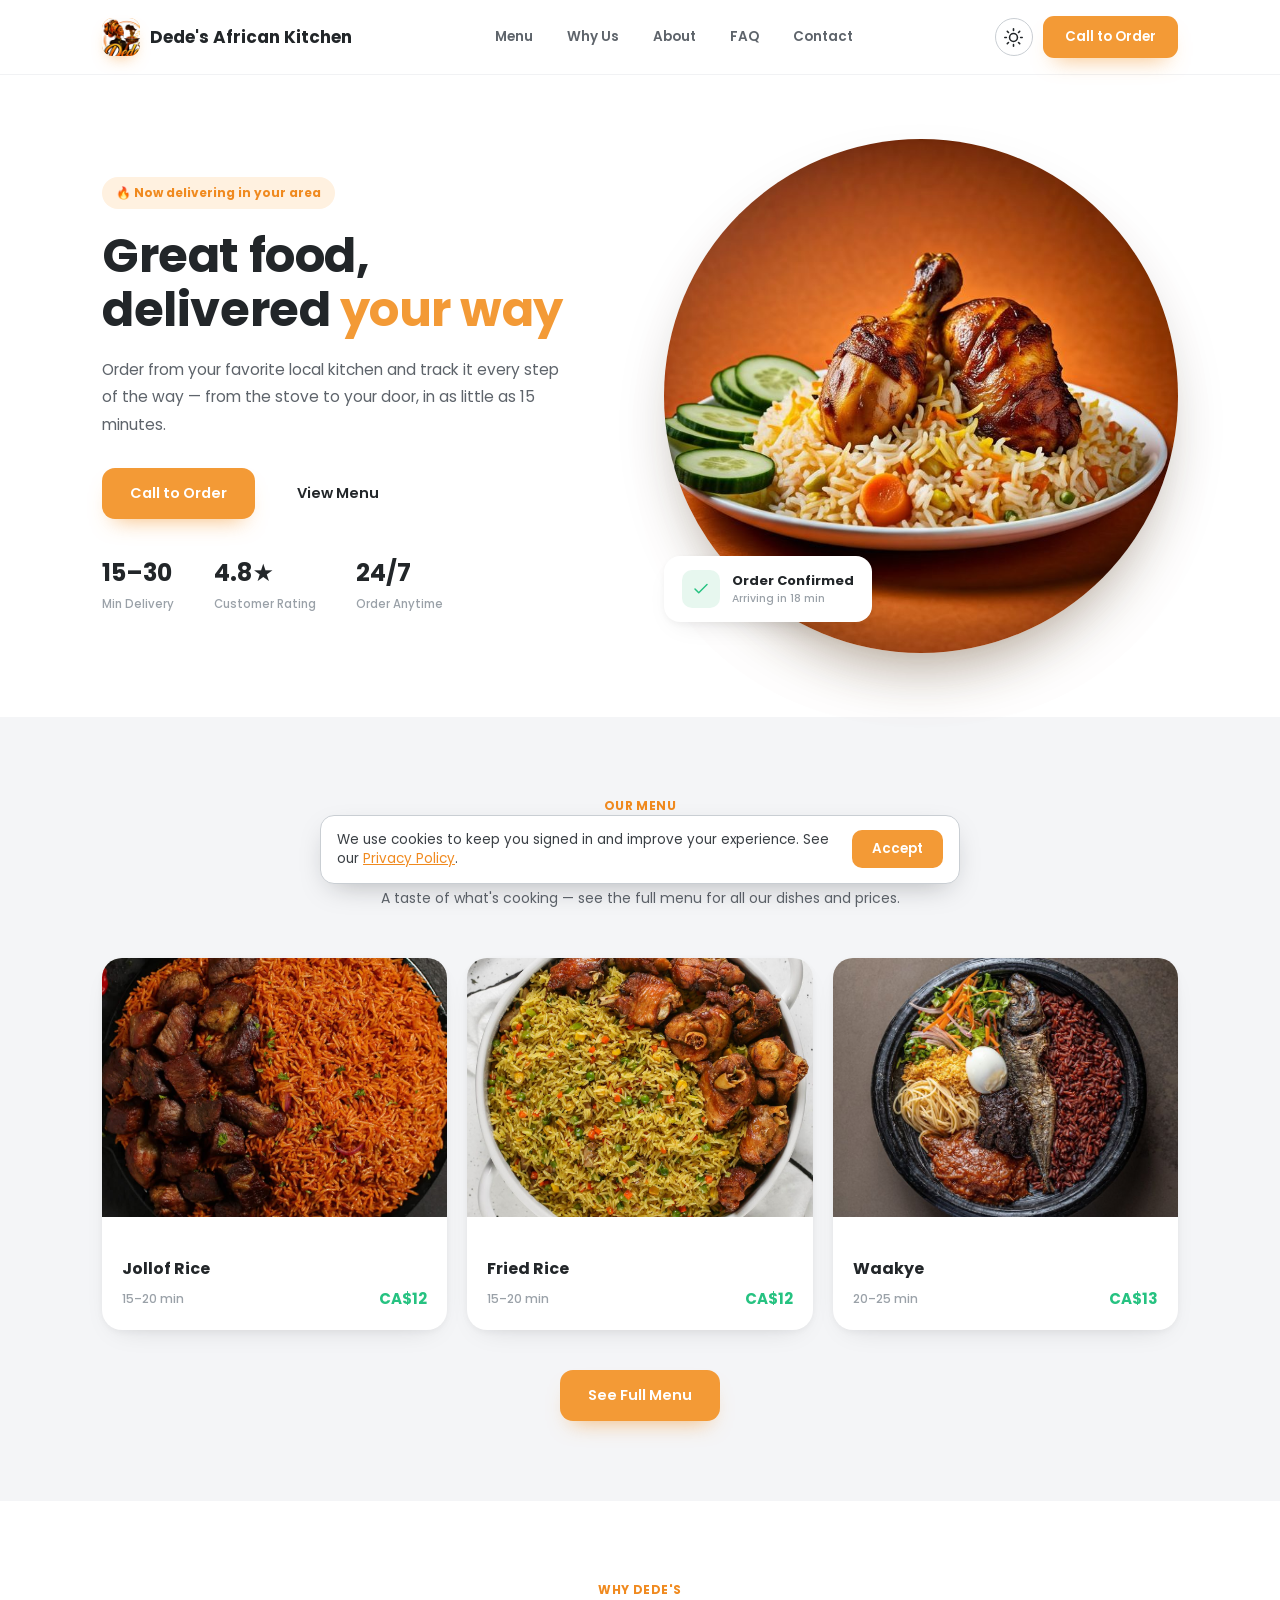
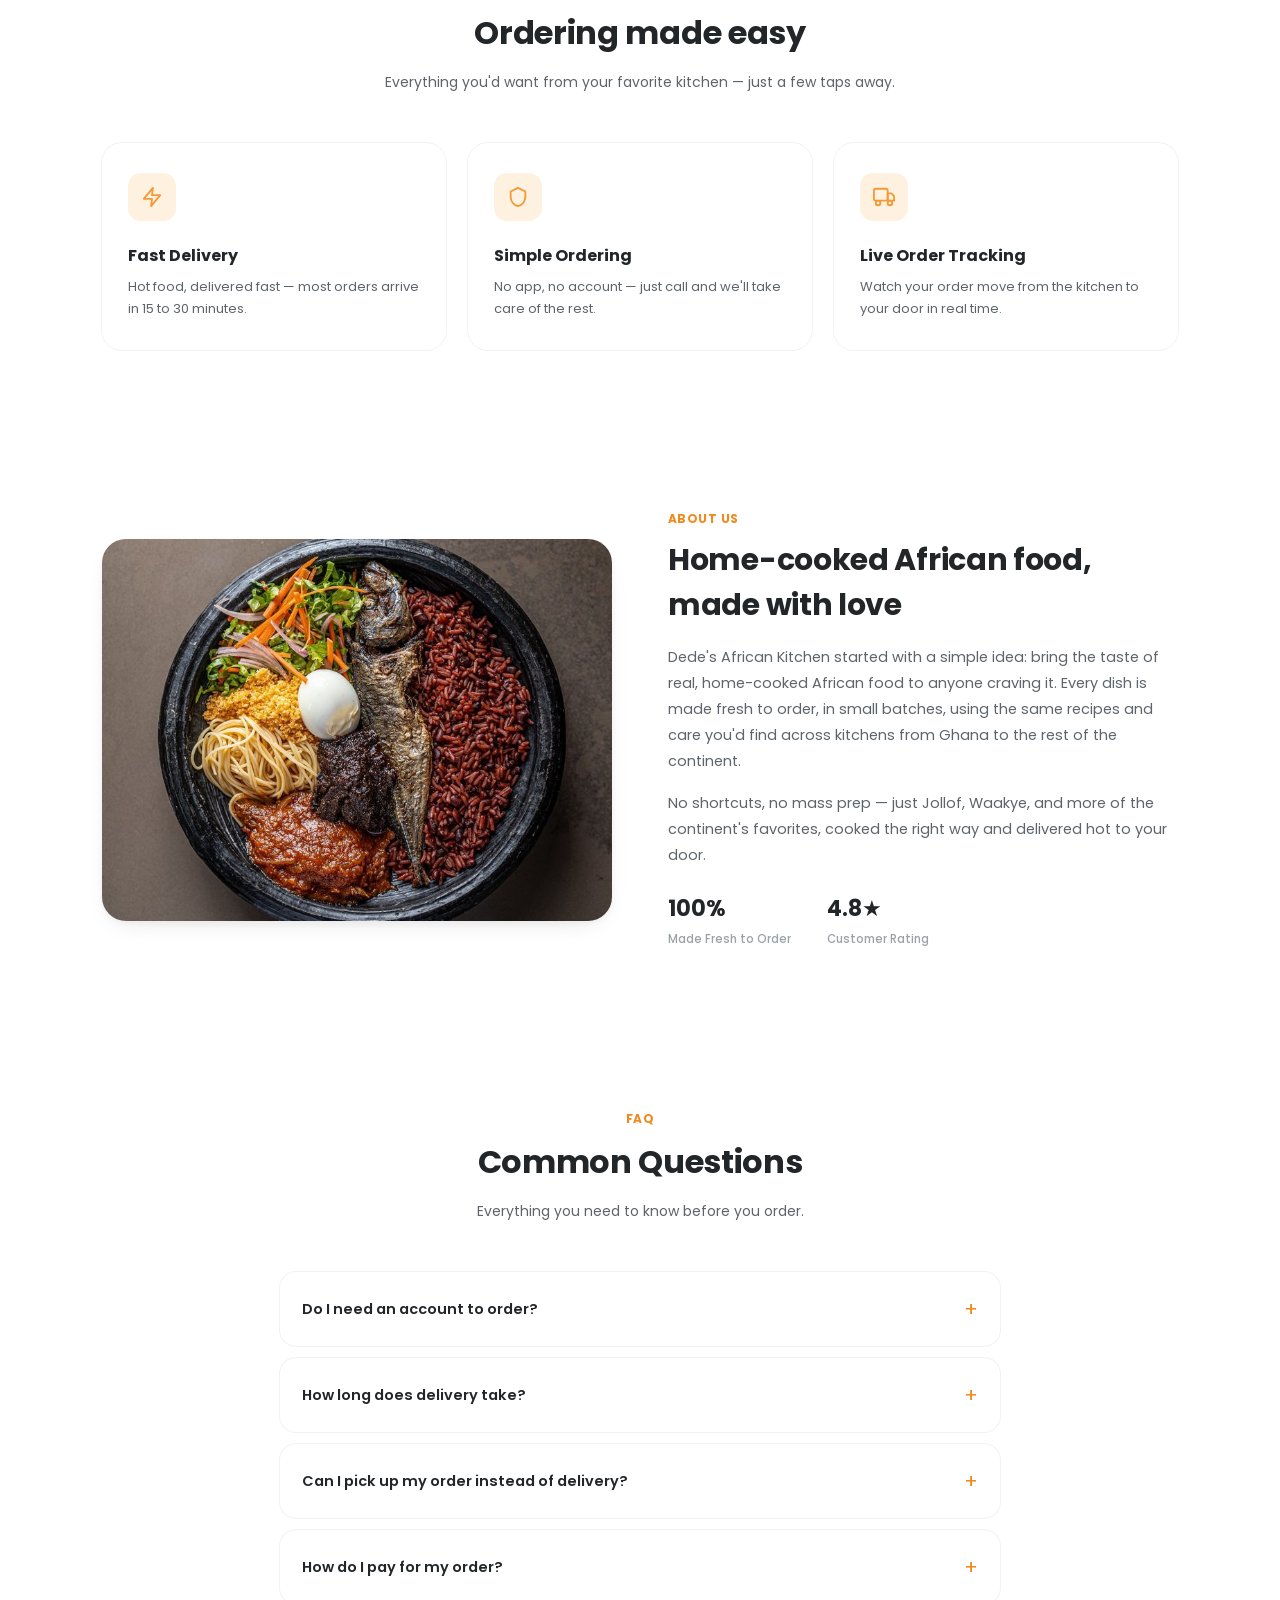
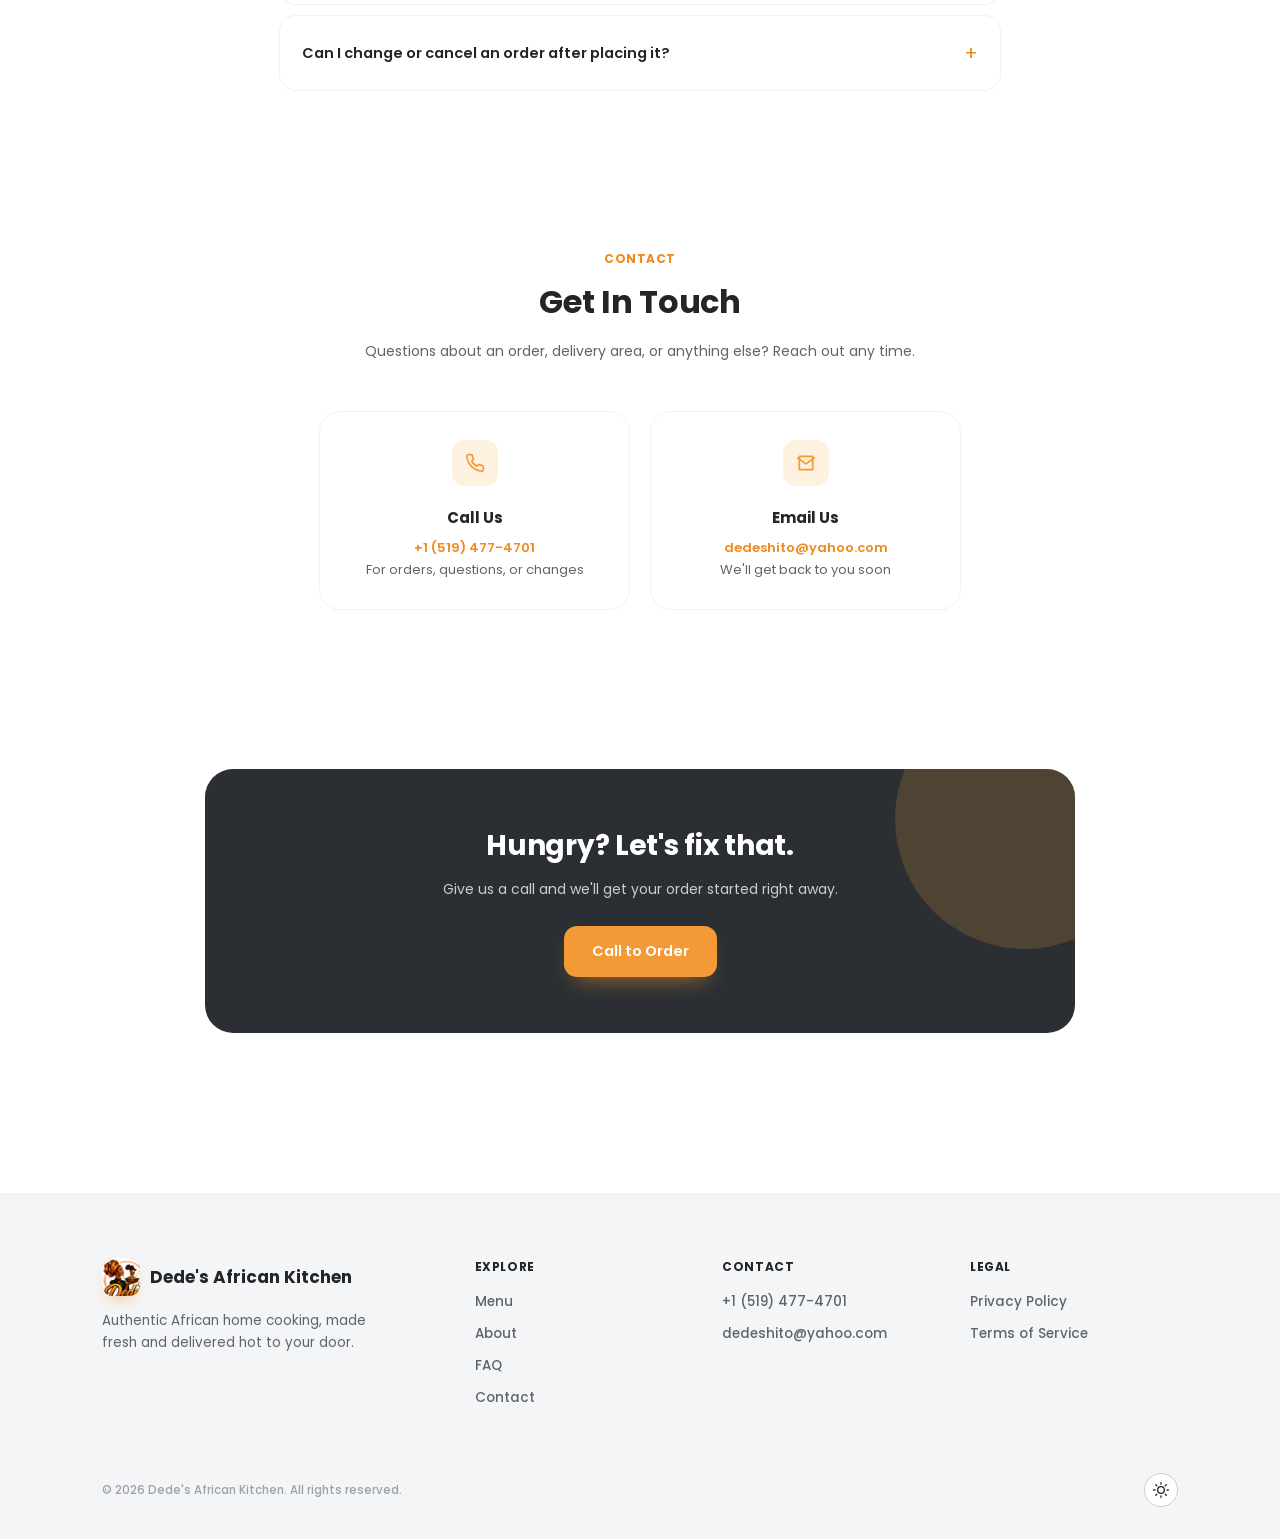
<file: index.html>
<!doctype html>
<html lang="en">
<head>
<meta charset="utf-8" />
<script src="js/theme.js"></script>
<title>Dede's African Kitchen — Great Food, Delivered</title>
<meta name="viewport" content="width=device-width, initial-scale=1, maximum-scale=1" />
<link rel="icon" type="image/png" href="favicon-32.png" />
<link rel="apple-touch-icon" href="favicon-180.png" />
<link rel="preconnect" href="https://fonts.googleapis.com">
<link rel="preconnect" href="https://fonts.gstatic.com" crossorigin>
<link href="https://fonts.googleapis.com/css2?family=Poppins:wght@400;500;600;700;800&display=swap" rel="stylesheet">
<link rel="stylesheet" href="css/common.css">
<style>
  :root{
    --orange:#F39A36;
    --orange-2:#F08A1F;
    --ink:#222629;
    --ink-soft:#3a3f44;
    --muted:#9aa1a8;
    --muted-2:#c9ced3;
    --muted-3:#5e646b;
    --bg:#f4f5f7;
    --card:#ffffff;
    --green:#26C281;
    --chip:#f1f2f4;
    --shadow-card: 0 10px 30px -16px rgba(20,24,28,.18), 0 2px 6px rgba(20,24,28,.04);
    --shadow-soft: 0 8px 22px -14px rgba(20,24,28,.25);
  }
  [data-theme="dark"]{
    --ink:#F2F3F4;
    --ink-soft:#c7cbcf;
    --muted:#9aa1a8;
    --muted-2:#3a3f44;
    --muted-3:#9aa1a8;
    --bg:#121316;
    --card:#1c1e22;
    --chip:#2a2d32;
    --page-bg:#0d0e10;
    --nav-bg:rgba(18,19,22,.85);
  }
  *{box-sizing:border-box}
  html{scroll-behavior:smooth}
  html,body{margin:0;padding:0;background:var(--page-bg,#fff);font-family:'Poppins',system-ui,sans-serif;color:var(--ink);-webkit-font-smoothing:antialiased}
  button{font-family:inherit;border:0;background:none;cursor:pointer;color:inherit}
  a{text-decoration:none;color:inherit}
  img{display:block;max-width:100%}
  section{padding:80px 8vw}
  h1,h2,h3{letter-spacing:-.01em;margin:0}

  /* ---------- Nav ---------- */
  .nav{
    position:sticky;top:0;z-index:50;background:var(--nav-bg,rgba(255,255,255,.85));backdrop-filter:blur(10px);
    display:flex;align-items:center;justify-content:space-between;
    padding:16px 8vw;border-bottom:1px solid var(--chip);
  }
  .brand{display:flex;align-items:center;gap:10px;font-size:17px;font-weight:700}
  .brand .logo{
    width:38px;height:38px;border-radius:11px;background:var(--orange);
    display:grid;place-items:center;color:#fff;flex-shrink:0;
    box-shadow:0 8px 16px -8px rgba(243,154,54,.7);overflow:hidden;
  }
  .brand .logo svg{width:19px;height:19px}
  .brand .logo img{width:100%;height:100%;object-fit:cover}
  .nav-links{display:flex;gap:34px;font-size:13.5px;font-weight:600;color:var(--muted-3)}
  .nav-links a:hover{color:var(--ink)}
  .nav-cta{display:flex;align-items:center;gap:10px}
  .btn{
    padding:11px 22px;border-radius:11px;font-weight:600;font-size:13.5px;white-space:nowrap;
    transition:all .15s ease;display:inline-flex;align-items:center;gap:8px;
  }
  .btn-primary{background:var(--orange);color:#fff;box-shadow:0 12px 22px -12px rgba(243,154,54,.7)}
  .btn-primary:hover{background:var(--orange-2);transform:translateY(-1px)}
  .btn-ghost{color:var(--ink);font-weight:600}
  .btn-ghost:hover{color:var(--orange)}
  @media(max-width:760px){ .nav-links{display:none} .call-cta{display:none} }
  @media(max-width:420px){ .nav-cta .btn{padding:9px 14px;font-size:12px} }

  /* ---------- Mobile drawer menu ---------- */
  .menu-toggle{
    display:none;position:relative;width:38px;height:38px;border-radius:11px;
    background:var(--chip);align-items:center;justify-content:center;flex-direction:column;gap:5px;
    cursor:pointer;transition:background .15s ease;flex-shrink:0;
  }
  .menu-toggle:hover{background:var(--muted-2)}
  .menu-toggle span{width:16px;height:2px;border-radius:99px;background:var(--muted-3);transition:transform 200ms ease,opacity 200ms ease}
  .menu-toggle.is-open span:nth-child(1){transform:translateY(6.5px) rotate(45deg)}
  .menu-toggle.is-open span:nth-child(2){opacity:0}
  .menu-toggle.is-open span:nth-child(3){transform:translateY(-6.5px) rotate(-45deg)}
  @media(max-width:760px){ .menu-toggle{display:flex} }

  .menu-overlay{display:none;position:fixed;inset:0;background:rgba(20,24,28,.45);backdrop-filter:blur(4px);opacity:0;pointer-events:none;transition:opacity 280ms ease;z-index:90;border:none;padding:0}
  body.menu-open .menu-overlay{display:block;opacity:1;pointer-events:auto}

  .mobile-drawer{
    display:none;grid-template-rows:auto 1fr auto auto;position:fixed;top:.85rem;right:.85rem;bottom:.85rem;
    width:min(86vw,360px);border-radius:28px 0 0 28px;background:var(--card,#fff);
    box-shadow:0 28px 70px -20px rgba(20,24,28,.45);overflow:hidden;
    transform:translateX(calc(100% + 1.2rem));opacity:0;pointer-events:none;
    transition:transform 420ms cubic-bezier(.18,.95,.24,1.08),opacity 220ms ease;z-index:95;
  }
  body.menu-open .mobile-drawer{display:grid;transform:translateX(0);opacity:1;pointer-events:auto}

  .mobile-drawer-header{position:relative;padding:1.4rem 1.4rem 1.55rem;background:linear-gradient(135deg,var(--orange) 0%,var(--orange-2) 100%);color:#fff}
  .mobile-drawer-brand{position:relative;z-index:1;display:grid;justify-items:center;gap:.7rem;text-align:center}
  .mobile-drawer-brand .brand-mark{width:52px;height:52px;border-radius:999px;background:rgba(255,255,255,.2);border:1px solid rgba(255,255,255,.3);display:grid;place-items:center;overflow:hidden}
  .mobile-drawer-brand .brand-mark img{width:100%;height:100%;object-fit:cover}
  .mobile-drawer-brand .brand-name{font-size:15.5px;font-weight:700;letter-spacing:-.01em}
  .mobile-drawer-brand p{margin:0;font-size:12px;color:rgba(255,255,255,.85)}

  .mobile-drawer-body{padding:1rem 1rem .5rem;overflow-y:auto}
  .mobile-drawer-list{display:grid;gap:.65rem}
  .mobile-drawer-item{display:grid;grid-template-columns:2.6rem minmax(0,1fr);gap:.85rem;align-items:center;padding:.85rem;border-radius:18px;background:var(--bg);text-decoration:none;transition:transform 180ms ease,background 180ms ease}
  .mobile-drawer-item:hover,.mobile-drawer-item:focus-visible{transform:translateX(-3px);background:var(--chip);outline:none}
  .mobile-drawer-icon{width:2.6rem;height:2.6rem;border-radius:14px;display:grid;place-items:center;background:#FFF1E0;color:var(--orange)}
  .mobile-drawer-icon svg{width:18px;height:18px}
  .mobile-drawer-copy strong{display:block;font-size:14.5px;color:var(--ink);font-weight:700}
  .mobile-drawer-copy span{display:block;margin-top:.15rem;font-size:12px;line-height:1.45;color:var(--muted-3)}

  .mobile-drawer-cta{padding:.9rem 1rem .4rem}
  .mobile-drawer-cta .btn-primary{display:block;text-align:center;padding:.85rem;border-radius:14px;font-weight:600;font-size:14.5px;text-decoration:none;background:var(--orange);color:#fff}

  .mobile-drawer-footer{display:flex;justify-content:center;gap:1rem;padding:.7rem 1rem 1.1rem;font-size:11.5px}
  .mobile-drawer-footer a{color:var(--muted-3);text-decoration:none}
  .mobile-drawer-footer a:hover{color:var(--orange)}

  body.menu-open{overflow:hidden}
  @media(min-width:761px){ .menu-overlay,.mobile-drawer{display:none !important} }

  /* ---------- Hero ---------- */
  .hero{
    display:grid;grid-template-columns:1fr 1fr;gap:48px;align-items:center;
    padding-top:64px;padding-bottom:64px;
  }
  .hero-copy .eyebrow{
    display:inline-flex;align-items:center;gap:8px;background:#FFF1E0;color:var(--orange-2);
    font-size:12px;font-weight:700;padding:7px 14px;border-radius:99px;margin-bottom:20px;
  }
  .hero-copy h1{font-size:48px;line-height:1.12;font-weight:700;margin-bottom:20px}
  .hero-copy h1 span{color:var(--orange)}
  .hero-copy p{font-size:15.5px;line-height:1.75;color:var(--muted-3);max-width:460px;margin-bottom:30px}
  .hero-ctas{display:flex;gap:14px;margin-bottom:36px}
  .btn-lg{padding:15px 28px;font-size:14.5px;border-radius:13px}
  .hero-stats{display:flex;gap:40px}
  .hero-stats .stat b{display:block;font-size:24px;font-weight:700}
  .hero-stats .stat span{font-size:11.5px;color:var(--muted);font-weight:500}

  .hero-art{position:relative}
  .hero-art .ring{
    position:absolute;inset:6%;border-radius:50%;
    background:linear-gradient(135deg,#F8A640,#F08A1F);
    box-shadow:0 40px 80px -30px rgba(243,154,54,.55);
  }
  .hero-art img{
    position:relative;width:100%;aspect-ratio:1/1;object-fit:cover;border-radius:50%;
    box-shadow:0 30px 60px -20px rgba(20,24,28,.35);
  }
  .hero-art .badge{
    position:absolute;bottom:6%;left:0;background:var(--card,#fff);border-radius:16px;padding:14px 18px;
    box-shadow:var(--shadow-card);display:flex;align-items:center;gap:12px;font-size:13px;font-weight:700;
  }
  .hero-art .badge .ic{width:38px;height:38px;border-radius:10px;background:#e7f7ef;color:var(--green);display:grid;place-items:center}
  .hero-art .badge small{display:block;font-size:10.5px;color:var(--muted);font-weight:500}

  @media(max-width:900px){
    .hero{grid-template-columns:1fr;padding-top:36px}
    .hero-copy h1{font-size:34px}
    .hero-art{order:-1;max-width:320px;margin:0 auto}
  }

  /* ---------- Section heads ---------- */
  .sec-head{text-align:center;max-width:560px;margin:0 auto 48px}
  .sec-head .eyebrow{color:var(--orange-2);font-size:12px;font-weight:700;letter-spacing:.04em;text-transform:uppercase;margin-bottom:10px;display:block}
  .sec-head h2{font-size:32px;font-weight:700;margin-bottom:12px}
  .sec-head p{font-size:14px;color:var(--muted-3);line-height:1.7}

  /* ---------- Menu highlights ---------- */
  .menu-section{background:var(--bg)}
  .dish-grid{display:grid;grid-template-columns:repeat(3,1fr);gap:20px}
  .dish-card{
    display:block;text-decoration:none;color:inherit;cursor:pointer;
    background:var(--card,#fff);border-radius:20px;box-shadow:var(--shadow-card);overflow:hidden;
    transition:transform .15s ease, box-shadow .15s ease;
  }
  .dish-card:hover{transform:translateY(-4px);box-shadow:0 24px 44px -22px rgba(20,24,28,.28)}
  .dish-card .photo{width:100%;aspect-ratio:4/3;background-size:cover;background-position:center}
  .dish-card .body{padding:18px 20px 20px}
  .dish-card h4{font-size:16px;font-weight:700;margin-bottom:6px}
  .dish-card .meta{display:flex;align-items:center;justify-content:space-between;font-size:12px;color:var(--muted);font-weight:500}
  .dish-card .price{color:var(--green);font-weight:700;font-size:15px}
  .menu-cta{text-align:center;margin-top:40px}

  @media(max-width:900px){ .dish-grid{grid-template-columns:1fr 1fr} }
  @media(max-width:600px){ .dish-grid{grid-template-columns:1fr} }

  /* ---------- Why us ---------- */
  .feature-grid{display:grid;grid-template-columns:repeat(3,1fr);gap:22px}
  .feature-card{padding:30px 26px;border-radius:20px;box-shadow:0 0 0 1px var(--chip)}
  .feature-card .ic{
    width:48px;height:48px;border-radius:13px;background:#FFF1E0;color:var(--orange);
    display:grid;place-items:center;margin-bottom:18px;
  }
  .feature-card .ic svg{width:22px;height:22px}
  .feature-card h4{font-size:16px;font-weight:700;margin-bottom:8px}
  .feature-card p{font-size:13px;color:var(--muted-3);line-height:1.7;margin:0}
  @media(max-width:900px){ .feature-grid{grid-template-columns:1fr} }

  /* ---------- About ---------- */
  .about{display:grid;grid-template-columns:1fr 1fr;gap:56px;align-items:center}
  .about-art{position:relative}
  .about-art img{width:100%;aspect-ratio:4/3;object-fit:cover;border-radius:24px;box-shadow:var(--shadow-card)}
  .about-copy .eyebrow{color:var(--orange-2);font-size:12px;font-weight:700;letter-spacing:.04em;text-transform:uppercase;margin-bottom:10px;display:block}
  .about-copy h2{font-size:30px;font-weight:700;margin-bottom:16px}
  .about-copy p{font-size:14.5px;line-height:1.8;color:var(--muted-3);margin:0 0 16px}
  .about-stats{display:flex;gap:36px;margin-top:24px}
  .about-stats .stat b{display:block;font-size:22px;font-weight:700}
  .about-stats .stat span{font-size:11.5px;color:var(--muted);font-weight:500}
  @media(max-width:900px){
    .about{grid-template-columns:1fr;gap:32px}
    .about-art{order:-1}
  }

  /* ---------- FAQ ---------- */
  .faq-list{max-width:720px;margin:0 auto;display:flex;flex-direction:column;gap:12px}
  .faq-item{background:var(--card,#fff);border-radius:16px;box-shadow:0 0 0 1px var(--chip);padding:4px 22px}
  .faq-item summary{
    padding:18px 0;font-size:14.5px;font-weight:600;cursor:pointer;list-style:none;
    display:flex;align-items:center;justify-content:space-between;gap:12px;
  }
  .faq-item summary::-webkit-details-marker{display:none}
  .faq-item summary::after{
    content:'+';font-size:20px;font-weight:400;color:var(--orange-2);flex-shrink:0;transition:transform .15s ease;
  }
  .faq-item[open] summary::after{transform:rotate(45deg)}
  .faq-item p{margin:0 0 18px;font-size:13.5px;line-height:1.7;color:var(--muted-3)}

  /* ---------- Contact ---------- */
  .contact-grid{display:grid;grid-template-columns:repeat(2,1fr);max-width:640px;margin:0 auto;gap:22px}
  .contact-card{padding:28px 24px;border-radius:20px;box-shadow:0 0 0 1px var(--chip);text-align:center}
  .contact-card .ic{
    width:46px;height:46px;border-radius:13px;background:#FFF1E0;color:var(--orange);
    display:grid;place-items:center;margin:0 auto 16px;
  }
  .contact-card .ic svg{width:20px;height:20px}
  .contact-card h4{font-size:15px;font-weight:700;margin-bottom:8px}
  .contact-card p{font-size:13px;color:var(--muted-3);line-height:1.7;margin:0}
  .contact-card a{color:var(--orange-2);font-weight:600}
  @media(max-width:900px){ .contact-grid{grid-template-columns:1fr} }

  /* ---------- CTA banner ---------- */
  .cta-banner{
    margin:0 8vw 0;border-radius:28px;background:#2b2f33;color:#fff;
    padding:56px 48px;text-align:center;position:relative;overflow:hidden;
  }
  .cta-banner::before{content:'';position:absolute;right:-80px;top:-80px;width:260px;height:260px;border-radius:50%;background:rgba(243,154,54,.18)}
  .cta-banner h2{position:relative;z-index:1;font-size:28px;font-weight:700;margin-bottom:12px}
  .cta-banner p{position:relative;z-index:1;color:#c9ced3;font-size:14px;margin:0 0 26px}
  .cta-banner .btn{position:relative;z-index:1}

  /* ---------- Footer ---------- */
  footer{padding:64px 8vw 32px;border-top:1px solid var(--chip);margin-top:80px;background:var(--bg)}
  .foot-grid{display:grid;grid-template-columns:1.6fr 1fr 1fr 1fr;gap:40px;margin-bottom:40px}
  .foot-brand .brand{margin-bottom:14px}
  .foot-tagline{font-size:13.5px;color:var(--muted-3);line-height:1.65;max-width:280px;margin:0}
  .foot-col{display:flex;flex-direction:column;gap:12px}
  .foot-col h5{font-size:12px;font-weight:700;text-transform:uppercase;letter-spacing:.05em;color:var(--ink);margin:0 0 4px}
  .foot-col a{font-size:13.5px;font-weight:500;color:var(--muted-3);text-decoration:none;transition:color .15s}
  .foot-col a:hover{color:var(--orange)}
  .foot-bottom{padding-top:24px;border-top:1px solid var(--chip);display:flex;align-items:center;justify-content:space-between;flex-wrap:wrap;gap:12px}
  .foot-bottom .copyright{font-size:11.5px;color:var(--muted);font-weight:500}
  .foot-bottom .theme-toggle{width:34px;height:34px}
  .foot-bottom .theme-toggle svg{width:16px;height:16px}
  @media(max-width:760px){
    .foot-grid{grid-template-columns:1fr 1fr;gap:32px 24px}
    .foot-brand{grid-column:1/-1}
  }
  @media(max-width:480px){
    .foot-grid{grid-template-columns:1fr;gap:28px}
  }
</style>
</head>
<body>

<nav class="nav">
  <div class="brand">
    <div class="logo"><img src="favicon-180.png" alt="Dede's African Kitchen" /></div>
    <span class="brand-full">Dede's African Kitchen</span><span class="brand-short">D.A.K</span>
  </div>
  <div class="nav-links">
    <a href="menu.html">Menu</a>
    <a href="#why-us">Why Us</a>
    <a href="#about">About</a>
    <a href="#faq">FAQ</a>
    <a href="#contact">Contact</a>
  </div>
  <div class="nav-cta">
    <button class="theme-toggle" aria-label="Toggle dark mode" type="button">
      <svg class="icon-sun" viewBox="0 0 24 24" fill="none" stroke="currentColor" stroke-width="2" stroke-linecap="round" stroke-linejoin="round"><circle cx="12" cy="12" r="5"/><path d="M12 1v2M12 21v2M4.22 4.22l1.42 1.42M18.36 18.36l1.42 1.42M1 12h2M21 12h2M4.22 19.78l1.42-1.42M18.36 5.64l1.42-1.42"/></svg>
      <svg class="icon-moon" viewBox="0 0 24 24" fill="none" stroke="currentColor" stroke-width="2" stroke-linecap="round" stroke-linejoin="round"><path d="M21 12.79A9 9 0 1 1 11.21 3 7 7 0 0 0 21 12.79z"/></svg>
    </button>
    <a href="tel:+15194774701" class="btn btn-primary call-cta">Call to Order</a>
    <button id="mobileMenuBtn" type="button" class="menu-toggle" aria-expanded="false" aria-label="Toggle menu">
      <span></span><span></span><span></span>
    </button>
  </div>
</nav>

<button type="button" id="menuOverlay" class="menu-overlay" aria-label="Close navigation menu"></button>
<aside id="mobileDrawer" class="mobile-drawer" aria-hidden="true">
  <div class="mobile-drawer-header">
    <div class="mobile-drawer-brand">
      <div class="brand-mark"><img src="favicon-180.png" alt="" /></div>
      <span class="brand-name">Dede's African Kitchen</span>
      <p>Home-cooked African food, made with love</p>
    </div>
  </div>
  <div class="mobile-drawer-body">
    <div class="mobile-drawer-list">
      <a class="mobile-drawer-item" href="menu.html">
        <span class="mobile-drawer-icon"><svg viewBox="0 0 24 24" fill="none" stroke="currentColor" stroke-width="2" stroke-linecap="round" stroke-linejoin="round"><path d="M3 2v7c0 1.1.9 2 2 2h1v11"/><path d="M9 2v20"/><path d="M15 2c-1.1 3-1.5 6-1.5 9 0 2 1 3 3 3v9"/></svg></span>
        <span class="mobile-drawer-copy"><strong>Menu</strong><span>See the full menu with prices.</span></span>
      </a>
      <a class="mobile-drawer-item" href="#why-us">
        <span class="mobile-drawer-icon"><svg viewBox="0 0 24 24" fill="none" stroke="currentColor" stroke-width="2" stroke-linecap="round" stroke-linejoin="round"><path d="M13 2 3 14h9l-1 8 10-12h-9z"/></svg></span>
        <span class="mobile-drawer-copy"><strong>Why Us</strong><span>What makes our kitchen different.</span></span>
      </a>
      <a class="mobile-drawer-item" href="#about">
        <span class="mobile-drawer-icon"><svg viewBox="0 0 24 24" fill="none" stroke="currentColor" stroke-width="2" stroke-linecap="round" stroke-linejoin="round"><circle cx="12" cy="12" r="9"/><path d="M12 16v-4"/><path d="M12 8h.01"/></svg></span>
        <span class="mobile-drawer-copy"><strong>About</strong><span>Our story and where we started.</span></span>
      </a>
      <a class="mobile-drawer-item" href="#faq">
        <span class="mobile-drawer-icon"><svg viewBox="0 0 24 24" fill="none" stroke="currentColor" stroke-width="2" stroke-linecap="round" stroke-linejoin="round"><path d="M9.09 9a3 3 0 0 1 5.83 1c0 2-3 3-3 3"/><path d="M12 17h.01"/><circle cx="12" cy="12" r="9"/></svg></span>
        <span class="mobile-drawer-copy"><strong>FAQ</strong><span>Common questions, answered.</span></span>
      </a>
      <a class="mobile-drawer-item" href="#contact">
        <span class="mobile-drawer-icon"><svg viewBox="0 0 24 24" fill="none" stroke="currentColor" stroke-width="2" stroke-linecap="round" stroke-linejoin="round"><path d="M22 16.92v3a2 2 0 0 1-2.18 2 19.79 19.79 0 0 1-8.63-3.07 19.5 19.5 0 0 1-6-6 19.79 19.79 0 0 1-3.07-8.67A2 2 0 0 1 4.11 2h3a2 2 0 0 1 2 1.72c.13.96.36 1.9.7 2.81a2 2 0 0 1-.45 2.11L8.09 9.91a16 16 0 0 0 6 6l1.27-1.27a2 2 0 0 1 2.11-.45c.91.34 1.85.57 2.81.7A2 2 0 0 1 22 16.92z"/></svg></span>
        <span class="mobile-drawer-copy"><strong>Contact</strong><span>Call, email, or find us.</span></span>
      </a>
    </div>
  </div>
  <div class="mobile-drawer-cta">
    <a href="tel:+15194774701" class="btn-primary">Call to Order</a>
  </div>
  <div class="mobile-drawer-footer">
    <a href="privacy.html">Privacy Policy</a>
    <a href="terms.html">Terms of Service</a>
  </div>
</aside>

<section class="hero">
  <div class="hero-copy">
    <span class="eyebrow">🔥 Now delivering in your area</span>
    <h1>Great food,<br/>delivered <span>your way</span></h1>
    <p>Order from your favorite local kitchen and track it every step of the way — from the stove to your door, in as little as 15 minutes.</p>
    <div class="hero-ctas">
      <a href="tel:+15194774701" class="btn btn-primary btn-lg">Call to Order</a>
      <a href="#menu" class="btn btn-ghost btn-lg">View Menu</a>
    </div>
    <div class="hero-stats">
      <div class="stat"><b>15–30</b><span>Min Delivery</span></div>
      <div class="stat"><b>4.8★</b><span>Customer Rating</span></div>
      <div class="stat"><b>24/7</b><span>Order Anytime</span></div>
    </div>
  </div>
  <div class="hero-art">
    <div class="ring"></div>
    <img src="ai-hero.jpg" alt="Jollof rice with grilled chicken" />
    <div class="badge">
      <div class="ic"><svg viewBox="0 0 24 24" fill="none" stroke="currentColor" stroke-width="2" stroke-linecap="round" stroke-linejoin="round" width="18" height="18"><path d="M20 6 9 17l-5-5"/></svg></div>
      <div>Order Confirmed<small>Arriving in 18 min</small></div>
    </div>
  </div>
</section>

<section class="menu-section" id="menu">
  <div class="sec-head">
    <span class="eyebrow">Our Menu</span>
    <h2>Crowd Favorites</h2>
    <p>A taste of what's cooking — see the full menu for all our dishes and prices.</p>
  </div>
  <div class="dish-grid">
    <a class="dish-card" href="menu.html">
      <div class="photo" style="background-image:url('jollof-333.jpg')"></div>
      <div class="body">
        <h4>Jollof Rice</h4>
        <div class="meta"><span>15–20 min</span><span class="price">CA$12</span></div>
      </div>
    </a>
    <a class="dish-card" href="menu.html">
      <div class="photo" style="background-image:url('friedrice-new.jpg')"></div>
      <div class="body">
        <h4>Fried Rice</h4>
        <div class="meta"><span>15–20 min</span><span class="price">CA$12</span></div>
      </div>
    </a>
    <a class="dish-card" href="menu.html">
      <div class="photo" style="background-image:url('waakye.jpg')"></div>
      <div class="body">
        <h4>Waakye</h4>
        <div class="meta"><span>20–25 min</span><span class="price">CA$13</span></div>
      </div>
    </a>
  </div>
  <div class="menu-cta">
    <a href="menu.html" class="btn btn-primary btn-lg">See Full Menu</a>
  </div>
</section>

<section id="why-us">
  <div class="sec-head">
    <span class="eyebrow">Why Dede's</span>
    <h2>Ordering made easy</h2>
    <p>Everything you'd want from your favorite kitchen — just a few taps away.</p>
  </div>
  <div class="feature-grid">
    <div class="feature-card">
      <div class="ic"><svg viewBox="0 0 24 24" fill="none" stroke="currentColor" stroke-width="2" stroke-linecap="round" stroke-linejoin="round"><path d="M13 2 3 14h9l-1 8 10-12h-9z"/></svg></div>
      <h4>Fast Delivery</h4>
      <p>Hot food, delivered fast — most orders arrive in 15 to 30 minutes.</p>
    </div>
    <div class="feature-card">
      <div class="ic"><svg viewBox="0 0 24 24" fill="none" stroke="currentColor" stroke-width="2" stroke-linecap="round" stroke-linejoin="round"><path d="M12 2 4 6v6c0 5 3.5 9 8 10 4.5-1 8-5 8-10V6z"/></svg></div>
      <h4>Simple Ordering</h4>
      <p>No app, no account — just call and we'll take care of the rest.</p>
    </div>
    <div class="feature-card">
      <div class="ic"><svg viewBox="0 0 24 24" fill="none" stroke="currentColor" stroke-width="2" stroke-linecap="round" stroke-linejoin="round"><rect x="1" y="3" width="15" height="13" rx="2"/><path d="M16 8h4l3 3v5h-7z"/><circle cx="5.5" cy="18.5" r="2.5"/><circle cx="18.5" cy="18.5" r="2.5"/></svg></div>
      <h4>Live Order Tracking</h4>
      <p>Watch your order move from the kitchen to your door in real time.</p>
    </div>
  </div>
</section>

<section id="about">
  <div class="about">
    <div class="about-art">
      <img src="waakye.jpg" alt="Home-cooked African dishes at Dede's African Kitchen" />
    </div>
    <div class="about-copy">
      <span class="eyebrow">About Us</span>
      <h2>Home-cooked African food, made with love</h2>
      <p>Dede's African Kitchen started with a simple idea: bring the taste of real, home-cooked African food to anyone craving it. Every dish is made fresh to order, in small batches, using the same recipes and care you'd find across kitchens from Ghana to the rest of the continent.</p>
      <p>No shortcuts, no mass prep — just Jollof, Waakye, and more of the continent's favorites, cooked the right way and delivered hot to your door.</p>
      <div class="about-stats">
        <div class="stat"><b>100%</b><span>Made Fresh to Order</span></div>
        <div class="stat"><b>4.8★</b><span>Customer Rating</span></div>
      </div>
    </div>
  </div>
</section>

<section id="faq">
  <div class="sec-head">
    <span class="eyebrow">FAQ</span>
    <h2>Common Questions</h2>
    <p>Everything you need to know before you order.</p>
  </div>
  <div class="faq-list">
    <details class="faq-item">
      <summary>Do I need an account to order?</summary>
      <p>No — just call us at <a href="tel:+15194774701">+1 (519) 477-4701</a> and we'll take your order over the phone.</p>
    </details>
    <details class="faq-item">
      <summary>How long does delivery take?</summary>
      <p>Most orders arrive in 15–30 minutes, depending on how busy the kitchen is and your distance from us.</p>
    </details>
    <details class="faq-item">
      <summary>Can I pick up my order instead of delivery?</summary>
      <p>Yes — just let us know when you call, and we'll have it ready for pickup at the kitchen.</p>
    </details>
    <details class="faq-item">
      <summary>How do I pay for my order?</summary>
      <p>Call us directly at <a href="tel:+15194774701">+1 (519) 477-4701</a> to place your order — we'll confirm the details and arrange payment over the phone.</p>
    </details>
    <details class="faq-item">
      <summary>Can I change or cancel an order after placing it?</summary>
      <p>Call us as soon as possible at <a href="tel:+15194774701">+1 (519) 477-4701</a> — we'll do our best to update or cancel it before the kitchen starts preparing your food.</p>
    </details>
  </div>
</section>

<section id="contact">
  <div class="sec-head">
    <span class="eyebrow">Contact</span>
    <h2>Get In Touch</h2>
    <p>Questions about an order, delivery area, or anything else? Reach out any time.</p>
  </div>
  <div class="contact-grid">
    <div class="contact-card">
      <div class="ic"><svg viewBox="0 0 24 24" fill="none" stroke="currentColor" stroke-width="2" stroke-linecap="round" stroke-linejoin="round"><path d="M22 16.92v3a2 2 0 0 1-2.18 2 19.79 19.79 0 0 1-8.63-3.07 19.5 19.5 0 0 1-6-6 19.79 19.79 0 0 1-3.07-8.67A2 2 0 0 1 4.11 2h3a2 2 0 0 1 2 1.72c.13.96.36 1.9.7 2.81a2 2 0 0 1-.45 2.11L8.09 9.91a16 16 0 0 0 6 6l1.27-1.27a2 2 0 0 1 2.11-.45c.91.34 1.85.57 2.81.7A2 2 0 0 1 22 16.92z"/></svg></div>
      <h4>Call Us</h4>
      <p><a href="tel:+15194774701">+1 (519) 477-4701</a><br/>For orders, questions, or changes</p>
    </div>
    <div class="contact-card">
      <div class="ic"><svg viewBox="0 0 24 24" fill="none" stroke="currentColor" stroke-width="2" stroke-linecap="round" stroke-linejoin="round"><path d="M4 4h16v16H4z"/><path d="m22 6-10 7L2 6"/></svg></div>
      <h4>Email Us</h4>
      <p><a href="mailto:dedeshito@yahoo.com">dedeshito@yahoo.com</a><br/>We'll get back to you soon</p>
    </div>
  </div>
</section>

<section id="order">
  <div class="cta-banner">
    <h2>Hungry? Let's fix that.</h2>
    <p>Give us a call and we'll get your order started right away.</p>
    <a href="tel:+15194774701" class="btn btn-primary btn-lg">Call to Order</a>
  </div>
</section>

<footer>
  <div class="foot-grid">
    <div class="foot-brand">
      <div class="brand">
        <div class="logo"><img src="favicon-180.png" alt="Dede's African Kitchen" /></div>
        <span class="brand-full">Dede's African Kitchen</span><span class="brand-short">D.A.K</span>
      </div>
      <p class="foot-tagline">Authentic African home cooking, made fresh and delivered hot to your door.</p>
    </div>
    <div class="foot-col">
      <h5>Explore</h5>
      <a href="menu.html">Menu</a>
      <a href="#about">About</a>
      <a href="#faq">FAQ</a>
      <a href="#contact">Contact</a>
    </div>
    <div class="foot-col">
      <h5>Contact</h5>
      <a href="tel:+15194774701">+1 (519) 477-4701</a>
      <a href="mailto:dedeshito@yahoo.com">dedeshito@yahoo.com</a>
    </div>
    <div class="foot-col">
      <h5>Legal</h5>
      <a href="privacy.html">Privacy Policy</a>
      <a href="terms.html">Terms of Service</a>
    </div>
  </div>
  <div class="foot-bottom">
    <div class="copyright">© 2026 Dede's African Kitchen. All rights reserved.</div>
    <button class="theme-toggle" aria-label="Toggle dark mode" type="button">
      <svg class="icon-sun" viewBox="0 0 24 24" fill="none" stroke="currentColor" stroke-width="2" stroke-linecap="round" stroke-linejoin="round"><circle cx="12" cy="12" r="5"/><path d="M12 1v2M12 21v2M4.22 4.22l1.42 1.42M18.36 18.36l1.42 1.42M1 12h2M21 12h2M4.22 19.78l1.42-1.42M18.36 5.64l1.42-1.42"/></svg>
      <svg class="icon-moon" viewBox="0 0 24 24" fill="none" stroke="currentColor" stroke-width="2" stroke-linecap="round" stroke-linejoin="round"><path d="M21 12.79A9 9 0 1 1 11.21 3 7 7 0 0 0 21 12.79z"/></svg>
    </button>
  </div>
</footer>

<script>
  // Mobile drawer menu
  (function () {
    const toggle = document.getElementById('mobileMenuBtn');
    const overlay = document.getElementById('menuOverlay');
    const drawer = document.getElementById('mobileDrawer');

    function closeMenu() {
      document.body.classList.remove('menu-open');
      toggle.classList.remove('is-open');
      toggle.setAttribute('aria-expanded', 'false');
      drawer.setAttribute('aria-hidden', 'true');
    }

    function openMenu() {
      document.body.classList.add('menu-open');
      toggle.classList.add('is-open');
      toggle.setAttribute('aria-expanded', 'true');
      drawer.setAttribute('aria-hidden', 'false');
    }

    toggle.addEventListener('click', () => {
      document.body.classList.contains('menu-open') ? closeMenu() : openMenu();
    });

    overlay.addEventListener('click', closeMenu);

    drawer.querySelectorAll('a').forEach((link) => {
      link.addEventListener('click', closeMenu);
    });

    document.addEventListener('keydown', (event) => {
      if (event.key === 'Escape' && document.body.classList.contains('menu-open')) {
        closeMenu();
      }
    });

    window.addEventListener('resize', () => {
      if (window.innerWidth > 760) {
        closeMenu();
      }
    });
  })();
</script>
<script src="js/cookie-consent.js" defer></script>
</body>
</html>
</file>
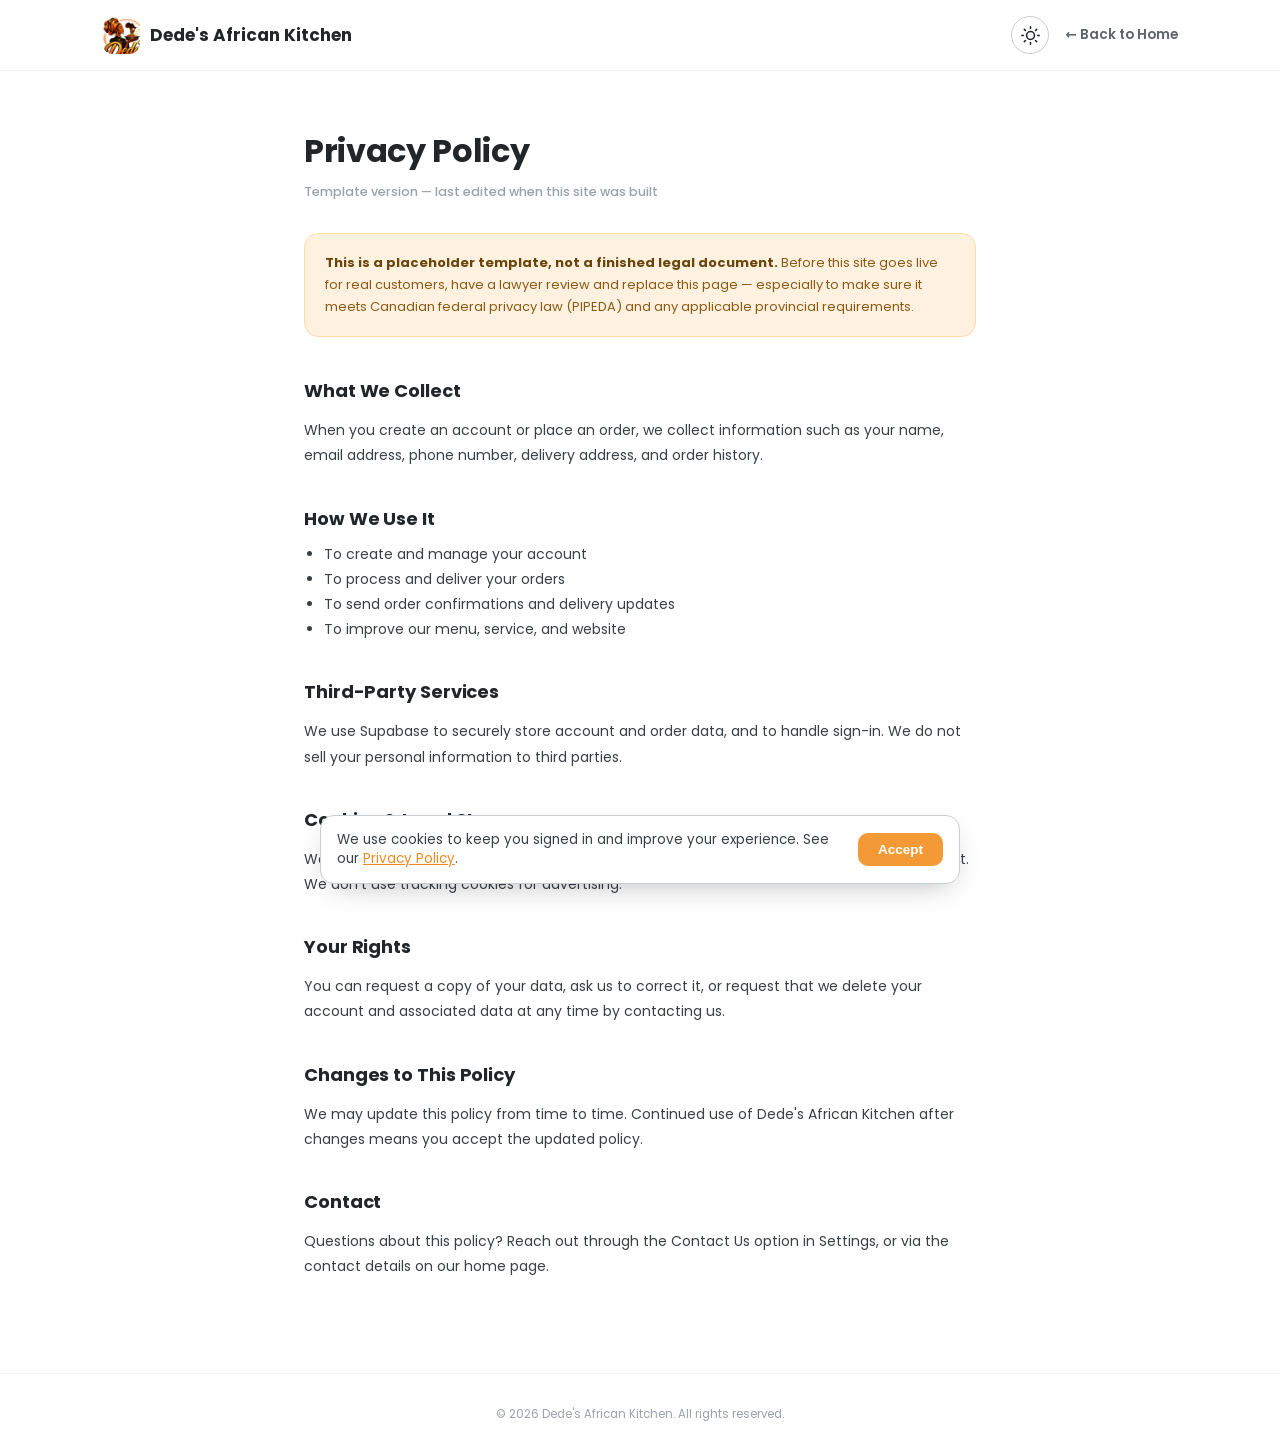
<file: privacy.html>
<!doctype html>
<html lang="en">
<head>
<meta charset="utf-8" />
<script src="js/theme.js"></script>
<title>Dede's African Kitchen — Privacy Policy</title>
<meta name="viewport" content="width=device-width, initial-scale=1, maximum-scale=1" />
<link rel="icon" type="image/png" href="favicon-32.png" />
<link rel="apple-touch-icon" href="favicon-180.png" />
<link rel="preconnect" href="https://fonts.googleapis.com">
<link rel="preconnect" href="https://fonts.gstatic.com" crossorigin>
<link href="https://fonts.googleapis.com/css2?family=Poppins:wght@400;500;600;700;800&display=swap" rel="stylesheet">
<link rel="stylesheet" href="css/common.css">
<style>
  :root{
    --orange:#F39A36; --orange-2:#F08A1F; --ink:#222629; --ink-soft:#3a3f44;
    --muted:#9aa1a8; --muted-3:#5e646b; --bg:#f4f5f7; --chip:#f1f2f4; --card:#ffffff;
  }
  [data-theme="dark"]{
    --ink:#F2F3F4;
    --ink-soft:#c7cbcf;
    --muted:#9aa1a8;
    --muted-3:#9aa1a8;
    --bg:#121316;
    --chip:#2a2d32;
    --card:#1c1e22;
  }
  *{box-sizing:border-box}
  html,body{margin:0;padding:0;background:var(--card);font-family:'Poppins',system-ui,sans-serif;color:var(--ink);-webkit-font-smoothing:antialiased}
  a{color:inherit}
  .nav{
    display:flex;align-items:center;justify-content:space-between;
    padding:16px 8vw;border-bottom:1px solid var(--chip);
  }
  .brand{display:flex;align-items:center;gap:10px;font-size:17px;font-weight:700;text-decoration:none}
  .brand .logo{width:38px;height:38px;border-radius:11px;background:var(--orange);display:grid;place-items:center;color:#fff;flex-shrink:0;overflow:hidden}
  .brand .logo svg{width:19px;height:19px}
  .brand .logo img{width:100%;height:100%;object-fit:cover}
  .back{font-size:13.5px;font-weight:600;color:var(--muted-3);text-decoration:none}
  .back:hover{color:var(--orange)}
  .nav-cta{display:flex;align-items:center;gap:16px}

  main{max-width:720px;margin:0 auto;padding:56px 24px 80px}
  h1{font-size:32px;font-weight:700;margin:0 0 8px;letter-spacing:-.01em}
  .updated{font-size:12.5px;color:var(--muted);font-weight:500;margin-bottom:32px}
  .notice{
    background:#FFF1E0;border:1px solid #ffdca8;border-radius:14px;padding:18px 20px;
    font-size:13px;line-height:1.7;color:#8a5a12;margin-bottom:40px;
  }
  .notice strong{color:#6b4409}
  h2{font-size:18px;font-weight:700;margin:36px 0 10px;letter-spacing:-.005em}
  p, li{font-size:14px;line-height:1.8;color:var(--ink-soft)}
  ul{padding-left:20px;margin:8px 0}
  footer{padding:32px 8vw;border-top:1px solid var(--chip);font-size:11.5px;color:var(--muted);text-align:center}
</style>
</head>
<body>

<nav class="nav">
  <a href="index.html" class="brand">
    <div class="logo"><img src="favicon-180.png" alt="Dede's African Kitchen" /></div>
    <span class="brand-full">Dede's African Kitchen</span><span class="brand-short">D.A.K</span>
  </a>
  <div class="nav-cta">
    <button class="theme-toggle" aria-label="Toggle dark mode" type="button">
      <svg class="icon-sun" viewBox="0 0 24 24" fill="none" stroke="currentColor" stroke-width="2" stroke-linecap="round" stroke-linejoin="round"><circle cx="12" cy="12" r="5"/><path d="M12 1v2M12 21v2M4.22 4.22l1.42 1.42M18.36 18.36l1.42 1.42M1 12h2M21 12h2M4.22 19.78l1.42-1.42M18.36 5.64l1.42-1.42"/></svg>
      <svg class="icon-moon" viewBox="0 0 24 24" fill="none" stroke="currentColor" stroke-width="2" stroke-linecap="round" stroke-linejoin="round"><path d="M21 12.79A9 9 0 1 1 11.21 3 7 7 0 0 0 21 12.79z"/></svg>
    </button>
    <a href="index.html" class="back">← Back to Home</a>
  </div>
</nav>

<main>
  <h1>Privacy Policy</h1>
  <div class="updated">Template version — last edited when this site was built</div>

  <div class="notice">
    <strong>This is a placeholder template, not a finished legal document.</strong>
    Before this site goes live for real customers, have a lawyer review and
    replace this page — especially to make sure it meets Canadian federal
    privacy law (PIPEDA) and any applicable provincial requirements.
  </div>

  <h2>What We Collect</h2>
  <p>When you create an account or place an order, we collect information such as your name, email address, phone number, delivery address, and order history.</p>

  <h2>How We Use It</h2>
  <ul>
    <li>To create and manage your account</li>
    <li>To process and deliver your orders</li>
    <li>To send order confirmations and delivery updates</li>
    <li>To improve our menu, service, and website</li>
  </ul>

  <h2>Third-Party Services</h2>
  <p>We use Supabase to securely store account and order data, and to handle sign-in. We do not sell your personal information to third parties.</p>

  <h2>Cookies &amp; Local Storage</h2>
  <p>We use your browser's local storage to keep you signed in and to remember items in your cart. We don't use tracking cookies for advertising.</p>

  <h2>Your Rights</h2>
  <p>You can request a copy of your data, ask us to correct it, or request that we delete your account and associated data at any time by contacting us.</p>

  <h2>Changes to This Policy</h2>
  <p>We may update this policy from time to time. Continued use of Dede's African Kitchen after changes means you accept the updated policy.</p>

  <h2>Contact</h2>
  <p>Questions about this policy? Reach out through the Contact Us option in Settings, or via the contact details on our home page.</p>
</main>

<footer>© 2026 Dede's African Kitchen. All rights reserved.</footer>

<script src="js/cookie-consent.js" defer></script>
</body>
</html>
</file>
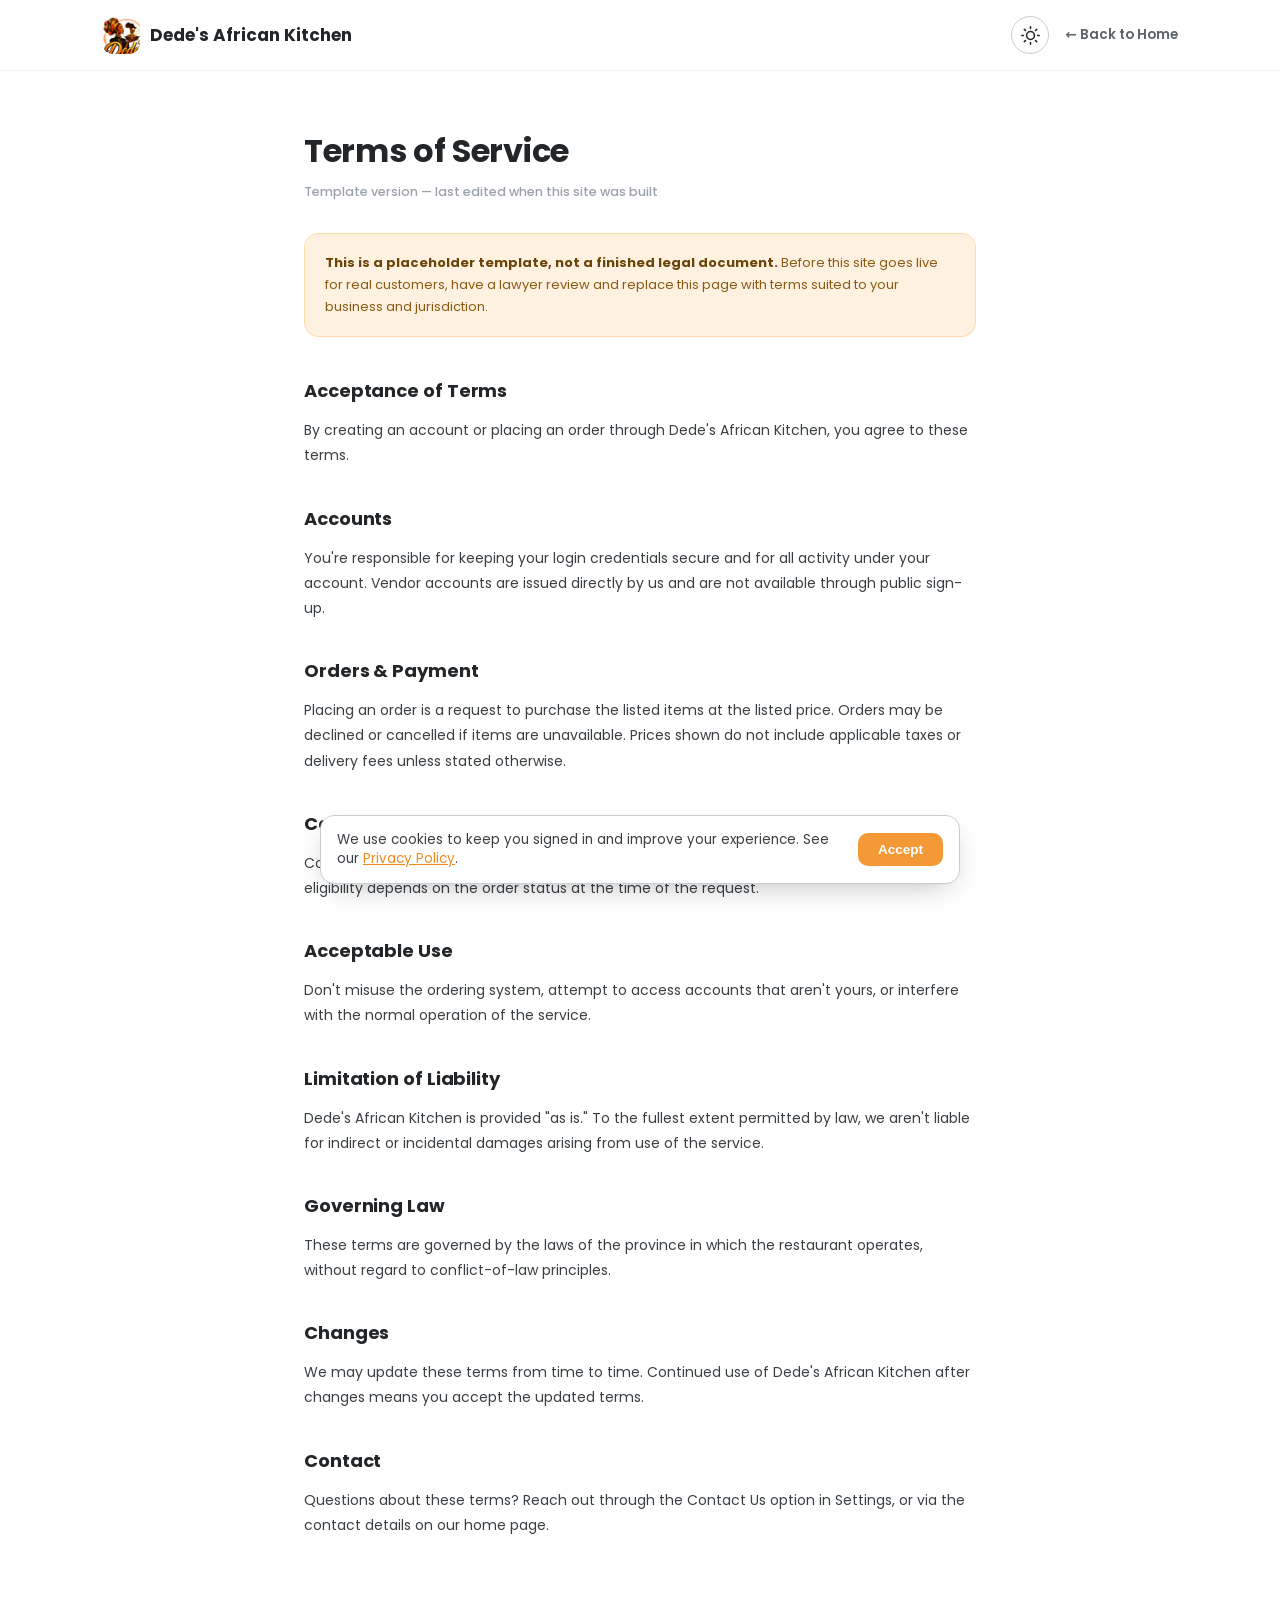
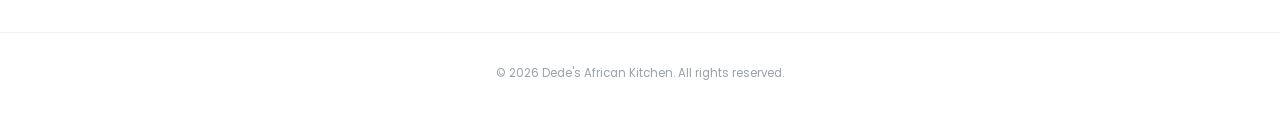
<file: terms.html>
<!doctype html>
<html lang="en">
<head>
<meta charset="utf-8" />
<script src="js/theme.js"></script>
<title>Dede's African Kitchen — Terms of Service</title>
<meta name="viewport" content="width=device-width, initial-scale=1, maximum-scale=1" />
<link rel="icon" type="image/png" href="favicon-32.png" />
<link rel="apple-touch-icon" href="favicon-180.png" />
<link rel="preconnect" href="https://fonts.googleapis.com">
<link rel="preconnect" href="https://fonts.gstatic.com" crossorigin>
<link href="https://fonts.googleapis.com/css2?family=Poppins:wght@400;500;600;700;800&display=swap" rel="stylesheet">
<link rel="stylesheet" href="css/common.css">
<style>
  :root{
    --orange:#F39A36; --orange-2:#F08A1F; --ink:#222629; --ink-soft:#3a3f44;
    --muted:#9aa1a8; --muted-3:#5e646b; --bg:#f4f5f7; --chip:#f1f2f4; --card:#ffffff;
  }
  [data-theme="dark"]{
    --ink:#F2F3F4;
    --ink-soft:#c7cbcf;
    --muted:#9aa1a8;
    --muted-3:#9aa1a8;
    --bg:#121316;
    --chip:#2a2d32;
    --card:#1c1e22;
  }
  *{box-sizing:border-box}
  html,body{margin:0;padding:0;background:var(--card);font-family:'Poppins',system-ui,sans-serif;color:var(--ink);-webkit-font-smoothing:antialiased}
  a{color:inherit}
  .nav{
    display:flex;align-items:center;justify-content:space-between;
    padding:16px 8vw;border-bottom:1px solid var(--chip);
  }
  .brand{display:flex;align-items:center;gap:10px;font-size:17px;font-weight:700;text-decoration:none}
  .brand .logo{width:38px;height:38px;border-radius:11px;background:var(--orange);display:grid;place-items:center;color:#fff;flex-shrink:0;overflow:hidden}
  .brand .logo svg{width:19px;height:19px}
  .brand .logo img{width:100%;height:100%;object-fit:cover}
  .back{font-size:13.5px;font-weight:600;color:var(--muted-3);text-decoration:none}
  .back:hover{color:var(--orange)}
  .nav-cta{display:flex;align-items:center;gap:16px}

  main{max-width:720px;margin:0 auto;padding:56px 24px 80px}
  h1{font-size:32px;font-weight:700;margin:0 0 8px;letter-spacing:-.01em}
  .updated{font-size:12.5px;color:var(--muted);font-weight:500;margin-bottom:32px}
  .notice{
    background:#FFF1E0;border:1px solid #ffdca8;border-radius:14px;padding:18px 20px;
    font-size:13px;line-height:1.7;color:#8a5a12;margin-bottom:40px;
  }
  .notice strong{color:#6b4409}
  h2{font-size:18px;font-weight:700;margin:36px 0 10px;letter-spacing:-.005em}
  p, li{font-size:14px;line-height:1.8;color:var(--ink-soft)}
  ul{padding-left:20px;margin:8px 0}
  footer{padding:32px 8vw;border-top:1px solid var(--chip);font-size:11.5px;color:var(--muted);text-align:center}
</style>
</head>
<body>

<nav class="nav">
  <a href="index.html" class="brand">
    <div class="logo"><img src="favicon-180.png" alt="Dede's African Kitchen" /></div>
    <span class="brand-full">Dede's African Kitchen</span><span class="brand-short">D.A.K</span>
  </a>
  <div class="nav-cta">
    <button class="theme-toggle" aria-label="Toggle dark mode" type="button">
      <svg class="icon-sun" viewBox="0 0 24 24" fill="none" stroke="currentColor" stroke-width="2" stroke-linecap="round" stroke-linejoin="round"><circle cx="12" cy="12" r="5"/><path d="M12 1v2M12 21v2M4.22 4.22l1.42 1.42M18.36 18.36l1.42 1.42M1 12h2M21 12h2M4.22 19.78l1.42-1.42M18.36 5.64l1.42-1.42"/></svg>
      <svg class="icon-moon" viewBox="0 0 24 24" fill="none" stroke="currentColor" stroke-width="2" stroke-linecap="round" stroke-linejoin="round"><path d="M21 12.79A9 9 0 1 1 11.21 3 7 7 0 0 0 21 12.79z"/></svg>
    </button>
    <a href="index.html" class="back">← Back to Home</a>
  </div>
</nav>

<main>
  <h1>Terms of Service</h1>
  <div class="updated">Template version — last edited when this site was built</div>

  <div class="notice">
    <strong>This is a placeholder template, not a finished legal document.</strong>
    Before this site goes live for real customers, have a lawyer review and
    replace this page with terms suited to your business and jurisdiction.
  </div>

  <h2>Acceptance of Terms</h2>
  <p>By creating an account or placing an order through Dede's African Kitchen, you agree to these terms.</p>

  <h2>Accounts</h2>
  <p>You're responsible for keeping your login credentials secure and for all activity under your account. Vendor accounts are issued directly by us and are not available through public sign-up.</p>

  <h2>Orders &amp; Payment</h2>
  <p>Placing an order is a request to purchase the listed items at the listed price. Orders may be declined or cancelled if items are unavailable. Prices shown do not include applicable taxes or delivery fees unless stated otherwise.</p>

  <h2>Cancellations &amp; Refunds</h2>
  <p>Contact us as soon as possible if you need to cancel or report an issue with an order. Refund eligibility depends on the order status at the time of the request.</p>

  <h2>Acceptable Use</h2>
  <p>Don't misuse the ordering system, attempt to access accounts that aren't yours, or interfere with the normal operation of the service.</p>

  <h2>Limitation of Liability</h2>
  <p>Dede's African Kitchen is provided "as is." To the fullest extent permitted by law, we aren't liable for indirect or incidental damages arising from use of the service.</p>

  <h2>Governing Law</h2>
  <p>These terms are governed by the laws of the province in which the restaurant operates, without regard to conflict-of-law principles.</p>

  <h2>Changes</h2>
  <p>We may update these terms from time to time. Continued use of Dede's African Kitchen after changes means you accept the updated terms.</p>

  <h2>Contact</h2>
  <p>Questions about these terms? Reach out through the Contact Us option in Settings, or via the contact details on our home page.</p>
</main>

<footer>© 2026 Dede's African Kitchen. All rights reserved.</footer>

<script src="js/cookie-consent.js" defer></script>
</body>
</html>
</file>
<file: css/common.css>
/* Shared across all pages: theme toggle, cookie consent banner, mobile brand abbreviation */

.brand-short{display:none}
@media (max-width:480px){
  .brand-full{display:none}
  .brand-short{display:inline}
}

.theme-toggle{
  display:inline-flex;align-items:center;justify-content:center;
  width:38px;height:38px;border-radius:50%;
  border:1px solid var(--muted-2, #c9ced3);
  background:var(--card, #fff);
  color:var(--ink, #222629);
  cursor:pointer;flex:0 0 auto;padding:0;
  transition:background .15s ease,border-color .15s ease;
}
.theme-toggle:hover{border-color:var(--orange,#F39A36)}
.theme-toggle svg{width:19px;height:19px}
.theme-toggle .icon-moon{display:none}
html[data-theme="dark"] .theme-toggle .icon-sun{display:none}
html[data-theme="dark"] .theme-toggle .icon-moon{display:inline-flex}

.cookie-consent{
  position:fixed;left:16px;right:16px;bottom:16px;z-index:9999;
  background:var(--card, #fff);color:var(--ink, #222629);
  border:1px solid var(--muted-2, #c9ced3);
  border-radius:14px;padding:14px 16px;
  box-shadow:0 10px 30px -12px rgba(20,24,28,.35);
  display:flex;flex-wrap:wrap;align-items:center;gap:12px;
  max-width:640px;margin:0 auto;
  font-family:inherit;
}
.cookie-consent p{margin:0;font-size:13.5px;line-height:1.45;color:var(--ink-soft,var(--ink,#222629));flex:1 1 220px}
.cookie-consent a{color:var(--orange-2,#F08A1F);text-decoration:underline}
.cookie-actions{flex:0 0 auto;margin-left:auto}
.cookie-consent .cookie-accept{
  background:var(--orange,#F39A36);color:#fff;border:none;
  padding:9px 20px;border-radius:10px;font-weight:600;font-size:13.5px;
  cursor:pointer;white-space:nowrap;
}
.cookie-consent .cookie-accept:hover{background:var(--orange-2,#F08A1F)}

@media (max-width:480px){
  .cookie-consent{left:10px;right:10px;bottom:10px;padding:12px 14px}
  .cookie-actions{margin-left:0;width:100%}
  .cookie-consent .cookie-accept{width:100%}
}
</file>
